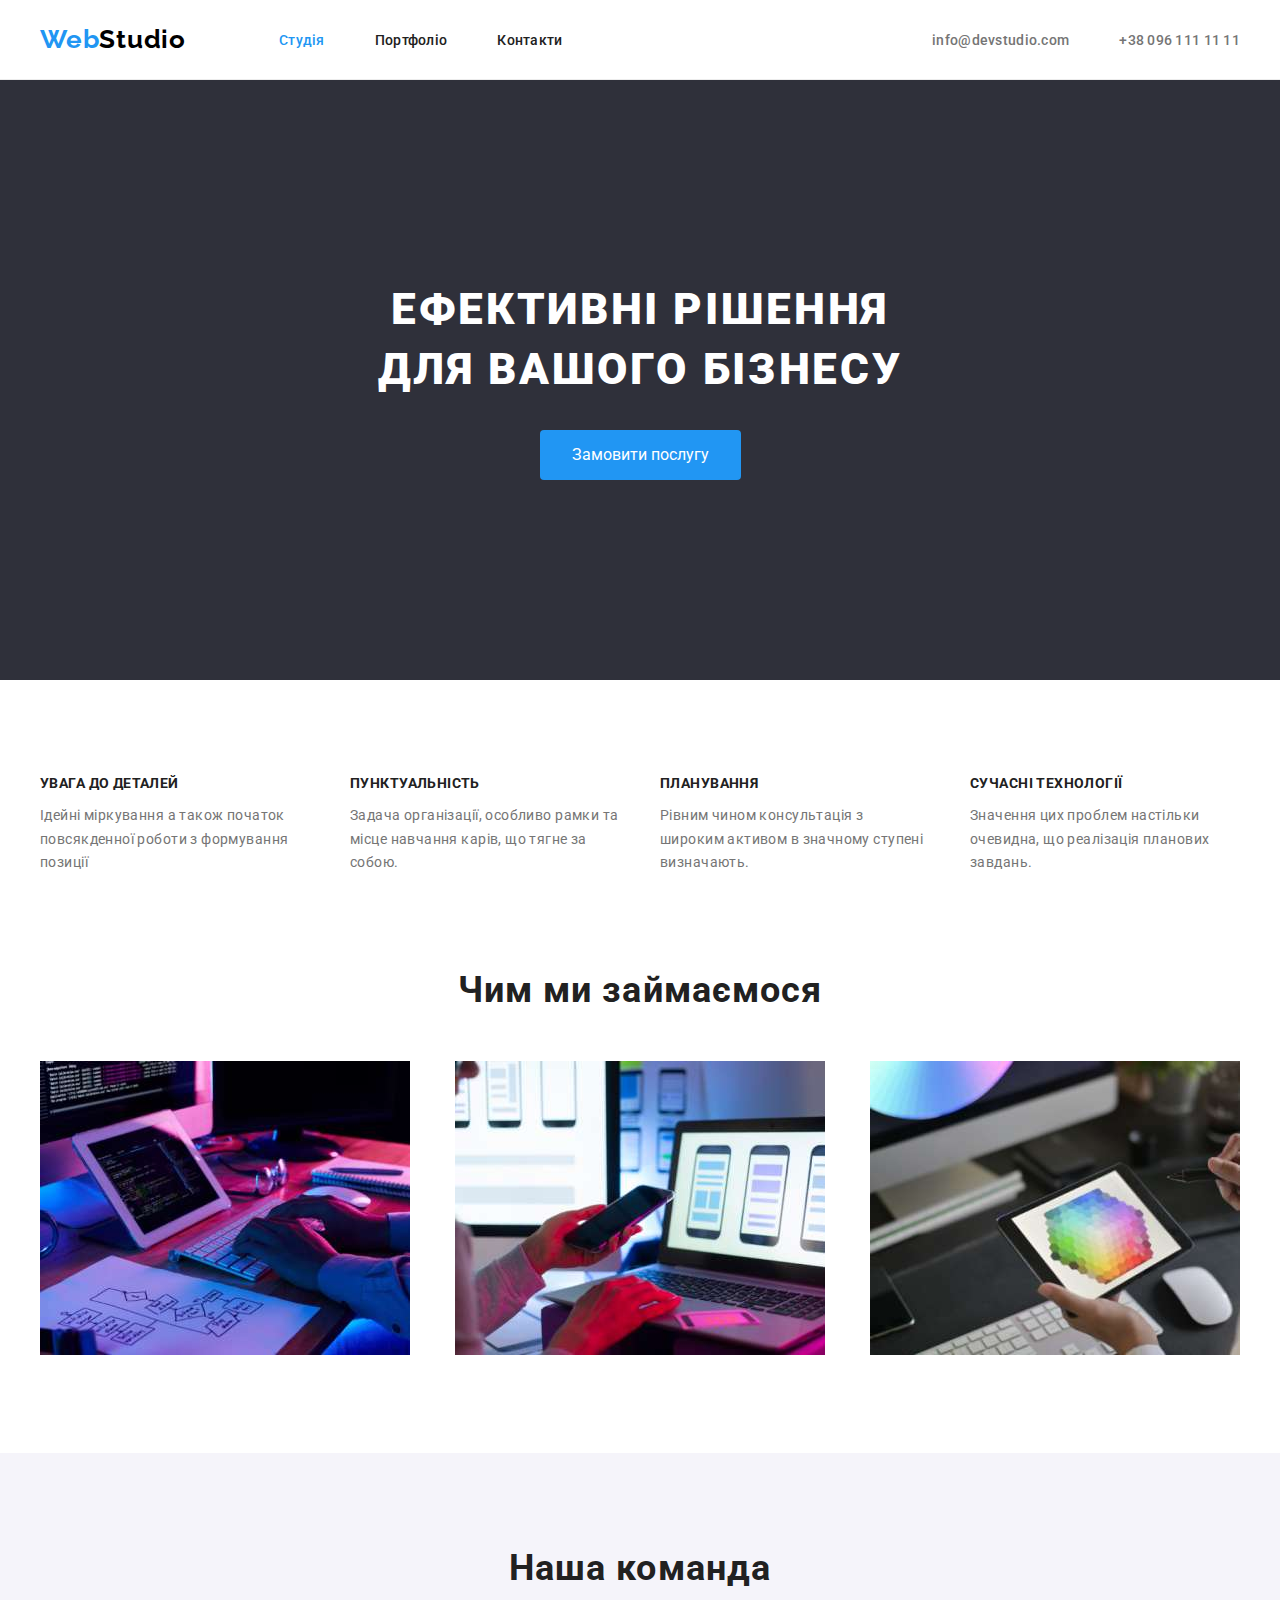
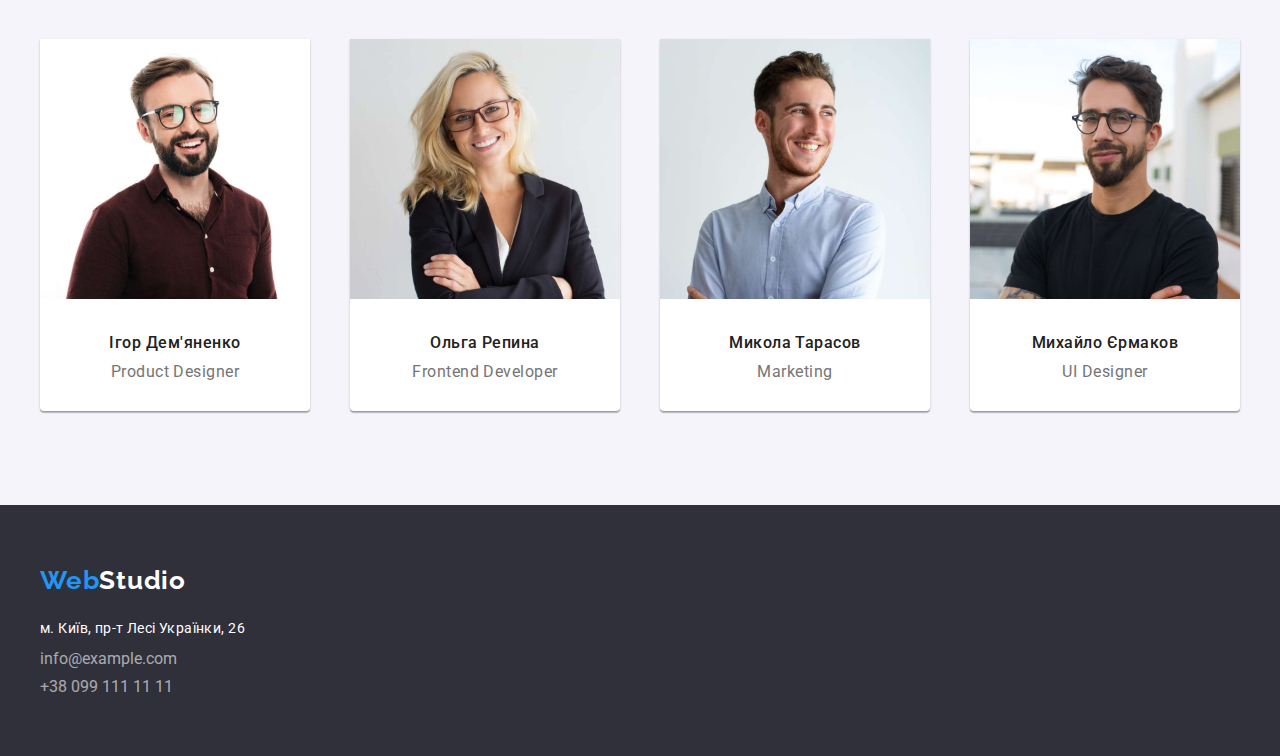
<file: index.html>
<!DOCTYPE html>
<html lang="uk">

<head>
    <meta charset="UTF-8">
    <meta http-equiv="X-UA-Compatible" content="IE=edge">
    <meta name="viewport" content="width=device-width, initial-scale=1.0">
    <title>Document</title>
    <link rel="preconnect" href="https://fonts.googleapis.com">
    <link rel="preconnect" href="https://fonts.gstatic.com" crossorigin>
    <link href="https://fonts.googleapis.com/css2?family=Raleway:wght@700&family=Roboto:wght@400;500;700;900&display=swap" rel="stylesheet">
    <link rel="stylesheet" href="https://cdnjs.cloudflare.com/ajax/libs/modern-normalize/1.1.0/modern-normalize.min.css"
    integrity="sha512-wpPYUAdjBVSE4KJnH1VR1HeZfpl1ub8YT/NKx4PuQ5NmX2tKuGu6U/JRp5y+Y8XG2tV+wKQpNHVUX03MfMFn9Q=="
    crossorigin="anonymous" referrerpolicy="no-referrer" />
    <link rel="stylesheet" href="./css/styles.css">
</head>

<body>
    <header>
        <div class="container-header">
            <a class="logo header-logo" href="./index.html"><span class="blue-text">Web</span>Studio</a>
            <nav>
                <ul class="pages">
                    <li><a class="header-link header-link-current" href="./index.html">Студія</a></li>
                    <li><a class="header-link" href="./portfolio.html">Портфоліо</a></li>
                    <li><a class="header-link">Контакти</a></li>
                </ul>
            </nav>
            <ul class="contacts-header">
                <li><a href="mailto:info@devstudio.com" class="contact">info@devstudio.com</a></li>
                <li><a href="tel:+380961111111" class="contact">+38 096 111 11 11</a></li>
            </ul>
        </div>
    </header>
    <main>
        <section class="hero">
            <div class="container">
                <h1 class="businessh1">
                    Ефективні рішення</br> для вашого бізнесу
                </h1>
                <button class="button" type="button">
                    Замовити послугу
                </button>
            </div>
        </section>
        <section class="section">
            <div class="container">
                <ul class="our-principles">
                    <li class="principle">
                        <h3 class="principles-title">Увага до деталей</h3>
                        <p>Ідейні міркування а також початок повсякденної роботи з формування позиції</p>
                    </li>
                    <li class="principle">
                        <h3 class="principles-title">Пунктуальність</h3>
                        <p>Задача організації, особливо рамки та місце навчання карів, що тягне за собою.</p>
                    </li>
                    <li class="principle">
                        <h3 class="principles-title">Планування</h3>
                        <p>Рівним чином консультація з широким активом в значному ступені визначають.</p>
                    </li>
                    <li class="principle">
                        <h3 class="principles-title">Сучасні технології</h3>
                        <p>Значення цих проблем настільки очевидна, що реалізація планових завдань.</p>
                    </li>
                </ul>
            </div>
        </section>
        <section class="what-we-do">
            <div class="container">
                <h2 class="section-title">Чим ми займаємося</h2>
                <ul class="imges-what-we-do">
                    <li><img src="./images/кодування по алгоритму.jpg" alt="кодування по алгоритму" class="img-what-we-do"></li>
                    <li><img src="./images/вибір дизайну.jpg" alt="вибір дизайну" class="img-what-we-do"></li>
                    <li><img src="./images/підбір палітри кольору.jpg" alt="підбір палітри кольору" class="img-what-we-do"></li>
                </ul>
            </div>
        </section>
        <section class="our-team section">
           <div class="container">
            <h2 class="section-title">Наша команда</h2>
            <ul class="team">
                <li class="team-participents">
                    <img src="./images/Ігор Дем'яненко.jpg" class="photo-of-the-participant" width="270px" alt="Ігор Дем'яненко">
                    <div class="about-participant">
                        <h3 class="name-of-participant">Ігор Дем'яненко</h3>
                        <p class="job-title" lang="en">Product Designer</p>
                    </div>
                </li>
                <li class="team-participents">
                    <img src="./images/Ольга Репина.jpg" class="photo-of-the-participant" width="270px" alt="Ольга Репина">
                    <div class="about-participant">
                        <h3 class="name-of-participant">Ольга Репина</h3>
                        <p class="job-title" lang="en">Frontend Developer</p>
                    </div>
                </li>
                <li class="team-participents">
                    <img src="./images/Микола Тарасов.jpg" class="photo-of-the-participant" width="270px" alt="Микола Тарасов">
                    <div class="about-participant">
                        <h3 class="name-of-participant">Микола Тарасов</h3>
                        <p class="job-title" lang="en">Marketing</p>
                    </div>
                </li>
                <li class="team-participents">
                    <img src="./images/Михайло Єрмаков.jpg" class="photo-of-the-participant" width="270px" alt="Михайло Єрмаков">
                    <div class="about-participant">
                        <h3 class="name-of-participant">Михайло Єрмаков</h3>
                        <p class="job-title" lang="en">UI Designer</p>
                    </div>
                </li>
            </ul>
           </div>
        </section>
    </main>
    <footer>
        <div class="container-footer">
            <a class="logo footer-logo"><span class="blue-text">Web</span>Studio</a>
            <address>
                <p class="company-adress">м. Київ, пр-т Лесі Українки, 26</p>
                <ul class="contacts-footer">
                    <li class="li-contact-footer"><a href="mailto:info@example.com" class="contact-footer">info@example.com</a></li>
                    <li class="li-contact-footer"><a href="tel:+380991111111" class="contact-footer">+38 099 111 11 11</a></li>
                </ul>
            </address>
        </div>
    </footer>
</body>
</html>
</file>
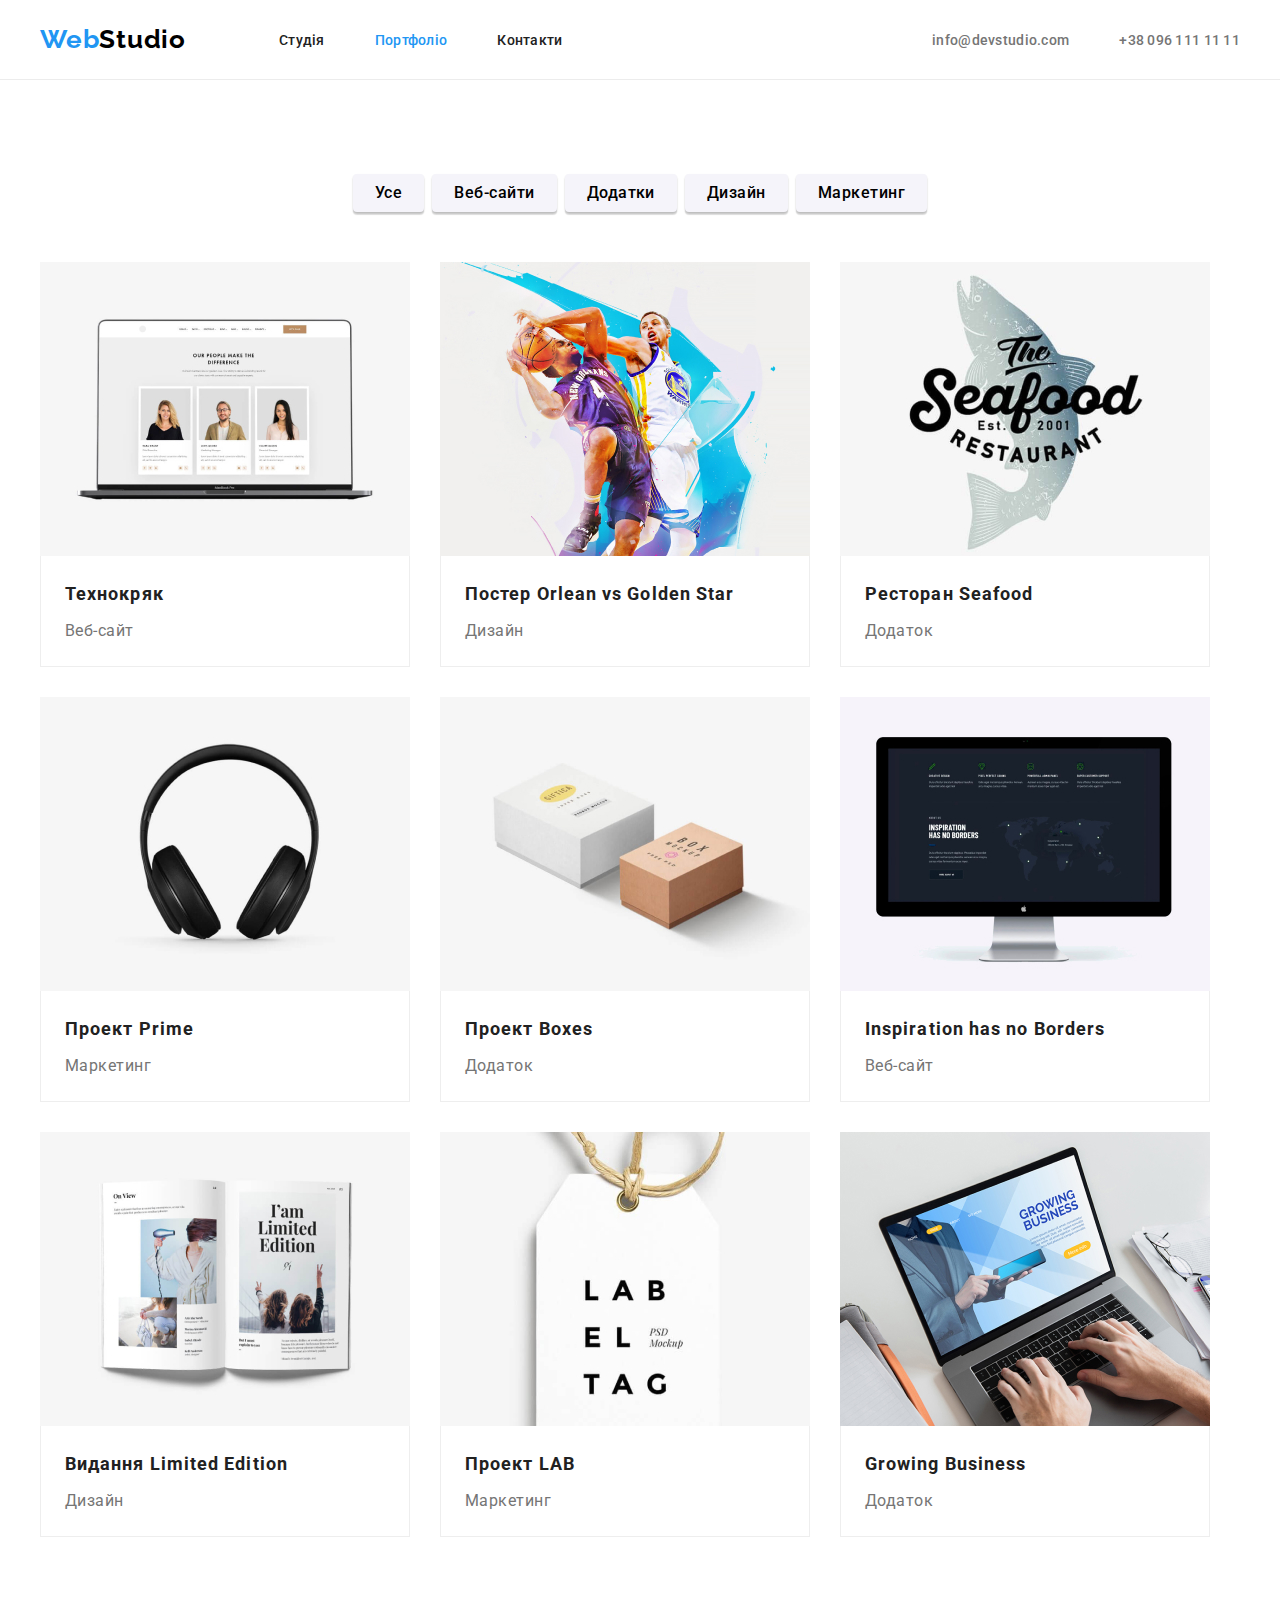
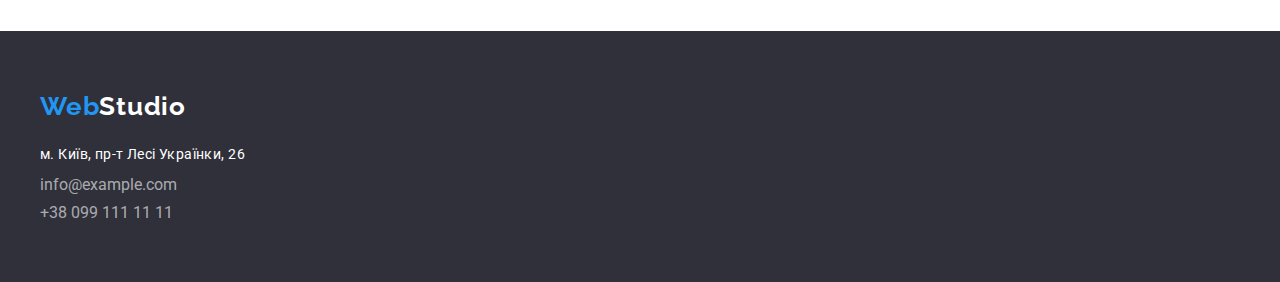
<file: portfolio.html>
<!DOCTYPE html>
<html lang="uk">
    
<head>
    <meta charset="UTF-8">
    <meta http-equiv="X-UA-Compatible" content="IE=edge">
    <meta name="viewport" content="width=device-width, initial-scale=1.0">
    <title>Document</title>
    <link rel="preconnect" href="https://fonts.googleapis.com">
    <link rel="preconnect" href="https://fonts.gstatic.com" crossorigin>
    <link href="https://fonts.googleapis.com/css2?family=Raleway:wght@700&family=Roboto:wght@400;500;700;900&display=swap" rel="stylesheet">
    <link rel="stylesheet" href="https://cdnjs.cloudflare.com/ajax/libs/modern-normalize/1.1.0/modern-normalize.min.css"
    integrity="sha512-wpPYUAdjBVSE4KJnH1VR1HeZfpl1ub8YT/NKx4PuQ5NmX2tKuGu6U/JRp5y+Y8XG2tV+wKQpNHVUX03MfMFn9Q=="
    crossorigin="anonymous" referrerpolicy="no-referrer" />
    <link rel="stylesheet" href="./css/styles.css">
</head>

<body>
    <header>
        <div class="container-header">
            <a class="logo header-logo" href="./index.html"><span class="blue-text">Web</span>Studio</a>
            <nav>
                <ul class="pages">
                    <li><a class="header-link" href="./index.html">Студія</a></li>
                    <li><a class="header-link header-link-current" href="./portfolio.html">Портфоліо</a></li>
                    <li><a class="header-link">Контакти</a></li>
                </ul>
            </nav>
            <ul class="contacts-header">
                <li><a href="mailto:info@devstudio.com" class="contact">info@devstudio.com</a></li>
                <li><a href="tel:+380961111111" class="contact">+38 096 111 11 11</a></li>
            </ul>
        </div>
    </header>
    <main>
        <section class="main-portfolio section">
            <div class="container">
                <ul class="filters">
                    <li class="filter"><button class="button-filter">Усе</button></li>
                    <li class="filter"><button class="button-filter">Веб-сайти</button></li>
                    <li class="filter"><button class="button-filter">Додатки</button></li>
                    <li class="filter"><button class="button-filter">Дизайн</button></li>
                    <li class="filter"><button class="button-filter">Маркетинг</button></li>
                </ul>
                <ul class="projects">
                    <li class="project">
                        <img src="./images/ноутбук з резюме.jpg" class="project-image" alt="ноутбук з резюме">
                        <div class="project-title">
                            <h3 class="project-name">Технокряк</h3>
                            <p class="project-type">Веб-сайт</p>
                        </div>
                    </li>
                    <li class="project">
                        <img src="./images/Два баскетболісти.jpg" class="project-image" alt="Два баскетболісти">
                        <div class="project-title">
                            <h3 class="project-name">Постер <span lang="en">Orlean vs Golden Star</span></h3>
                            <p class="project-type">Дизайн</p>
                        </div>
                    </li>
                    <li class="project">
                        <img src="./images/Логотип Seafood Restaurant.jpg" class="project-image" alt="Логотип Seafood Restaurant">
                        <div class="project-title">
                            <h3 class="project-name">Ресторан <span lang="en">Seafood</span></h3>
                            <p class="project-type">Додаток</p>
                        </div>
                    </li>
                    <li class="project">
                        <img src="./images/Навушники.jpg" class="project-image" alt="Навушники">
                        <div class="project-title">
                            <h3 class="project-name">Проект <span lang="en">Prime</span></h3>
                            <p class="project-type">Маркетинг</p>
                        </div>
                    </li>
                    <li class="project">
                        <img src="./images/Дві коробочки.jpg" class="project-image" alt="Дві коробочки">
                        <div class="project-title">
                            <h3 class="project-name">Проект <span class="en">Boxes</span></h3>
                            <p class="project-type">Додаток</p>
                        </div>
                    </li>
                    <li class="project">
                        <img src="./images/Монітор компьютера.jpg" class="project-image" alt="Монітор компьютера">
                        <div class="project-title">
                            <h3 class="project-name" lang="en">Inspiration has no Borders</h3>
                            <p class="project-type">Веб-сайт</p>
                        </div>
                    </li>
                    <li class="project">
                        <img src="./images/Розворот книги.jpg" class="project-image" alt="Розворот книги">
                        <div class="project-title">
                            <h3 class="project-name">Видання <span lang="en">Limited Edition</span></h3>
                            <p class="project-type">Дизайн</p>
                        </div>
                    </li>
                    <li class="project">
                        <img src="./images/Ярлик з одягу.jpg" class="project-image" alt="Ярлик з одягу">
                        <div class="project-title">
                            <h3 class="project-name">Проект <span lang="en">LAB</span></h3>
                            <p class="project-type">Маркетинг</p>
                        </div>
                    </li>
                    <li class="project">
                        <img src="./images/Людина працює на ноутбуці.jpg" class="project-image" alt="Людина працює на ноутбуці">
                        <div class="project-title">
                            <h3 class="project-name" lang="en">Growing Business</h3>
                            <p class="project-type">Додаток</p>
                        </div>
                    </li>
                </ul>
            </div>
        </section>
    </main>
    <footer>
            <div class="container-footer">
                <a class="logo footer-logo"><span class="blue-text">Web</span>Studio</a>
                <address>
                <p class="company-adress">м. Київ, пр-т Лесі Українки, 26</p>
                <ul class="contacts-footer">
                    <li class="li-contact-footer"><a href="mailto:info@example.com" class="contact-footer">info@example.com</a></li>
                    <li class="li-contact-footer"><a href="tel:+380991111111" class="contact-footer">+38 099 111 11 11</a></li>
                </ul>
                </address>
            </div>
    </footer>
</body>

</html>
</file>
<file: css/styles.css>
:root{
    /* COLORS */
    --blue-color: rgba(33, 150, 243, 1);
    --grey-color: rgba(117, 117, 117, 1);
    --dark-background-color: rgba(47, 48, 58, 1);
    --black-color: rgba(33, 33, 33, 1);
    --transparent-white:rgba(255, 255, 255, 0.6);
    --light-grey: rgba(245, 244, 250, 1);
    --white: rgba(255, 255, 255, 1);

    /* FONTS */
    --main-font: 'Roboto', sans-serif;
    --secondary-font: 'Raleway', sans-serif;

    /* OTHERS */

}

/* *{
    outline: 1px red solid;
} */

body {
    font-family: var(--main-font);
    color: var(--black-color);
    margin: 0 auto;
}

h1, h2, h3, h4, h5, h6 {
    margin: 0;
}

p{
    margin: 0;
}

ul{
    padding-left: 0px;
    margin: 0;
    list-style: none;
}

.section-title {
    font-weight: 700;
    font-size: 36px;
    line-height: 1.17;
    text-align: center;
    letter-spacing: 0.03em;
    margin-bottom: 50px;
}

.section {
    padding: 94px 0px;
    margin: 0 auto;
}

.container{
    margin: 0 auto;
    width: 1200px;
    padding: 0 15px;
}

/* HEADER */
header {
    border-bottom: 1px solid rgba(236, 236, 236, 1);
    padding: 24px 0;
}

.container-header{
    display: flex;
    margin: 0 auto;
    align-items: center;
    width: 1200px;
    padding: 0 15px;
}

.logo{
    text-decoration: none;
    font-weight: 700;
    font-size: 26px;
    line-height: 1.2;
    letter-spacing: 0.03em;
    font-family: var(--secondary-font);
}

.header-logo{
    color: black;
    margin-right: 93px;
}

.blue-text{
    color: var(--blue-color);
}

.pages{
    list-style-type: none;
    display: flex;
    gap: 50px;
}

.header-link{
    font-weight: 500;
    font-size: 14px;
    line-height: 1.14;
    letter-spacing: 0.02em;
    text-decoration: none;
    cursor: pointer;
    color: var(--black-color);
}

.contacts-header{
    list-style-type: none;
    display: flex;
    gap: 50px;
    margin-left: auto;

}

.contacts-header a{
    padding: 0;
}

.contact {
    font-weight: 500;
    font-size: 14px;
    line-height: 1.14;
    letter-spacing: 0.02em;
    text-decoration: none;
    color: var(--grey-color);
}

.contact:hover,
.contact:focus{
    color: var(--blue-color);
}

.header-link-current{
    color: var(--blue-color);
}

.header-link:hover,
.header-link:focus{
    color: var(--blue-color);
}

/* END OF HEADER */
/* MAIN */
.hero{
    background-color: #2F303A;
    text-align: center;
    padding-top: 200px;
    padding-bottom: 200px;
    max-width: 1600px;
    margin: 0 auto;
}

.businessh1{
    font-weight: 900;
    font-size: 44px;
    line-height: 1.36;
    letter-spacing: 0.06em;
    text-transform: uppercase;
    color: #FFFFFF;
    margin: 0 auto 30px;
}

.button{
    font-weight: 700px;
    padding: 13px 32px;
    border: 0;
    background: var(--blue-color);
    border-radius: 4px;
    color: #fff;
    font-size: 16px;
    line-height: 1.5;
    cursor: pointer;
    font-family: inherit;
}

.our-principles{
    list-style-type: none;
    display: flex;
    justify-content: space-between;
}

.our-principles p {
    margin-top: 10px;
}

.principle{
    font-size: 14px;
    line-height: 1.7;
    letter-spacing: 0.03em;
    color: var(--grey-color);
    width: 270px;
}

.principles-title{
    font-weight: 700;
    font-size: 14px;
    line-height: 1.42;
    letter-spacing: 0.03em;
    text-transform: uppercase;
    color: #212121;
}

.what-we-do{
    text-align: center;
    padding-bottom: 94px;
}

.imges-what-we-do{
    list-style-type: none;
    display: flex;
    justify-content: space-between;
}

.img-what-we-do{
    width: 370px;
}

.our-team{
    text-align: center;
    background-color: var(--light-grey);
}

.team {
    list-style-type: none;
    display: flex;
    justify-content: space-between;
}

.team-participents{
    background: var(--white);
    box-shadow: 0px 1px 3px rgba(0, 0, 0, 0.12), 0px 1px 1px rgba(0, 0, 0, 0.14), 0px 2px 1px rgba(0, 0, 0, 0.2);
    border-radius: 0px 0px 4px 4px;
}

.about-participant{
    padding: 30px;
}

.name-of-participant{
    font-weight: 500;
    font-size: 16px;
    line-height: 1.19;
    letter-spacing: 0.03em;
    color: #212121;
    margin-bottom: 10px;
}

.job-title{
    font-size: 16px;
    line-height: 1.19;
    letter-spacing: 0.03em;
    color: var(--grey-color);
}
/* END OF MAIN */
/* FOOTER */
footer{
    background: #2F303A;
    padding-top: 60px;
    padding-bottom: 60px;
}

.container-footer{
    text-align: left;
    width: 1200px;
    padding: 0 15px 0;
    margin: 0 auto;
}

.footer-logo{
    color: var(--white);
    display: block;
    margin-bottom: 20px;
}

.contact-footer{
    display: inline-block;
    font-weight: 400;
    text-decoration: none;
    color: var(--transparent-white);
    font-style: normal;
}

.li-contact-footer:nth-last-child(2){
    margin-bottom: 9px;
}

.company-adress{
    font-style: normal;
    font-weight: 400;
    font-size: 14px;
    line-height: 1.7;
    letter-spacing: 0.03em;
    color: var(--white);  
    margin-bottom: 9px;  
}
/* END OF FOOTER */

/* PORTFOLIO`S MAIN */

.filters{
    list-style-type: none;
    display: flex;
    justify-content: center;
    margin: 0 auto 50px;
}

.button-filter{
    font-family: inherit;
    font-weight: 500;
    font-size: 16px;
    line-height: 1.62;
    letter-spacing: 0.03em;
    padding: 6px 22px;
    background-color: var(--light-grey);
    box-shadow: 0px 3px 1px rgba(0, 0, 0, 0.1), 0px 1px 2px rgba(0, 0, 0, 0.08), 0px 2px 2px rgba(0, 0, 0, 0.12);
    border: 0;
    border-radius: 4px;
    cursor: pointer;
}
.filter:not(:last-child){
    margin-right: 8px;
}

.button-filter:hover,
.button-filter:focus{
    background-color: var(--blue-color);
    color: var(--white);
}

.button-filter:active{
    background-color: var(--blue-color);
    color: var(--white);
}

.projects{    
    margin-block-start: 0;
    margin-block-end: 0;
    display:flex;
    flex-wrap: wrap;
}

.project{
    list-style-type: none;
    width: 370px;
    margin: 0;
    display: inline-block;
    margin-top: 0;
    margin-left: 0;
    margin-right: 30px;
    margin-bottom: 30px;
}
.project-title{
    padding: 20px 24px;
    border: 1px solid rgba(238, 238, 238, 1);
    border-top: none;
}

.project:nth-child(3n){
    margin-right: 0;
}

.project:nth-last-child(-n + 3){
    margin-bottom: 0;
}

.project-image{
    display: block;
    width: 370px;
    margin: 0;
}

.project-name{
    font-weight: 700;
    font-size: 18px;
    line-height: 2;
    letter-spacing: 0.06em;
    margin-bottom: 4px;
}

.project-type{
    line-height: 1.88;
    letter-spacing: 0.03em;
    color: var(--grey-color);
}
/* END OF PORTFOLIO`S MAIN */
</file>
